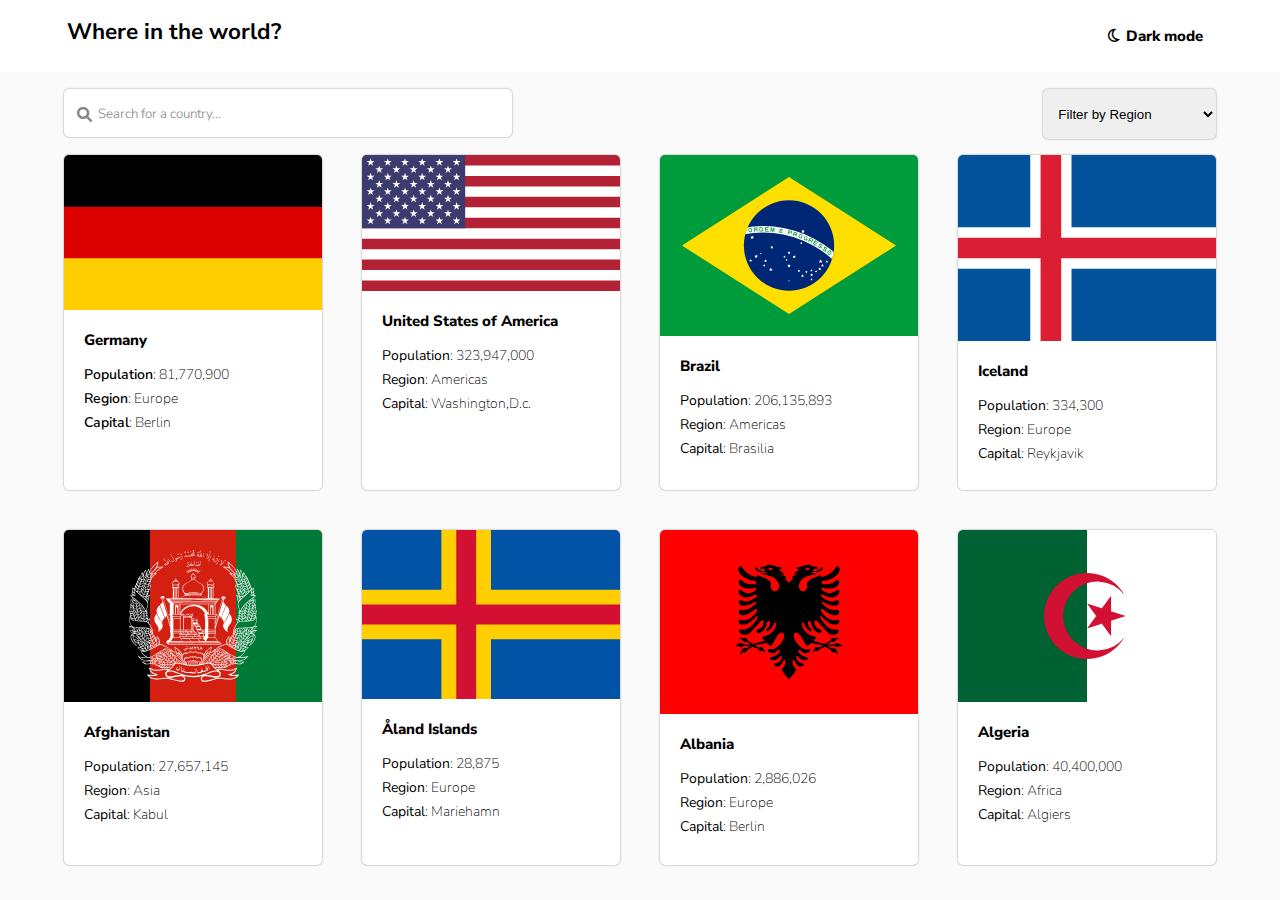
<file: index.html>
<!DOCTYPE html>
<html lang="en">

<head>
    <meta charset="UTF-8">
    <meta name="viewport" content="width=device-width, initial-scale=1.0">
    <link rel="stylesheet" href="css/style.css">
    <!-- font -->
    <link rel="preconnect" href="https://fonts.googleapis.com">
    <link rel="preconnect" href="https://fonts.gstatic.com" crossorigin>
    <link href="https://fonts.googleapis.com/css2?family=Nunito+Sans:opsz,wght@6..12,300&display=swap" rel="stylesheet">
    <!-- Font Awesome-->
    <link rel="stylesheet" href="css/all.min.css">
</head>

<body>
    <header>
        <nav>
            <h2 >Where in the world?</h2>
            <input type="checkbox" id="dark-mode-toggle" class="hidden-checkbox">
            <label for="dark-mode-toggle" class="mode-button">
                <i class="fa-regular fa-moon"></i> Dark mode
            </label>
        </nav>
    </header>
    <div class="fillter">

        <div class="input-container">
            <i class="fa-solid fa-magnifying-glass" style="color: #858585;"></i>
            <input placeholder="&nbsp&nbsp Search for a country..." />
        </div>
        <select name="Filter by Region" class="selecter">

            <option disabled selected hidden>&nbsp&nbsp Filter by Region </option>
            <option>&nbsp&nbsp Africa</option>
            <option>&nbsp&nbsp America</option>
            <option>&nbsp&nbsp Asia</option>
            <option>&nbsp&nbsp Europe</option>
            <option>&nbsp&nbsp Oceania</option>



        </select>
    </div>

    <div class="container">
        <div class="item">
            <a href="germany.html">
                <div>
                    <img src="img/de.svg">
                </div>
          
            <p class="content">
                Germany
            </p>
            <ul>
                <li><span class="detail">Population</span>: 81,770,900 </li>
                <li><span class="detail">Region</span>: Europe</li>
                <li><span class="detail">Capital</span>: Berlin</li>

            </ul>
  </a>
        </div>
        <div class="item">
            <a href="usa.html">
                <div>
                    <img src="img/us.svg">
                </div>
            <p class="content">
                United States of America
            </p>
            <ul>
                <li><b>Population</b>: 323,947,000 </li>
                <li><b>Region</b>: Americas</li>
                <li><b>Capital</b>: Washington,D.c.</li>

            </ul>
        </a>

        </div>

        <div class="item">
            <a href="barazil.html">
                <div>
                    <img src="img/br.svg">
                </div>
            <p class="content">
                Brazil
            </p>
            <ul>
                <li><b>Population</b>: 206,135,893 </li>
                <li><b>Region</b>: Americas</li>
                <li><b>Capital</b>: Brasilia</li>

            </ul>
        </a>

        </div>
        <div class="item">
            <a href="icland.html">
                <div>
                    <img src="img/is.svg">
                </div>
            <p class="content">
                Iceland
            </p>
            <ul>
                <li><b>Population</b>: 334,300 </li>
                <li><b>Region</b>: Europe</li>
                <li><b>Capital</b>: Reykjavik</li>

            </ul>
        </a>

        </div>
        <div class="item">
            <a href="Afghanistan.html">
                <div>
                    <img src="img/af.svg">
                </div>
            <p class="content">
                Afghanistan
            </p>
            <ul>
                <li><b>Population</b>: 27,657,145 </li>
                <li><b>Region</b>: Asia</li>
                <li><b>Capital</b>: Kabul</li>

            </ul>
        </a>

        </div>
        <div class="item">
            <a href="Åland Islands.html">
                <div>
                    <img src="img/ax.svg">
                </div>
            <p class="content">
                Åland Islands
            </p>
            <ul>
                <li><b>Population</b>: 28,875 </li>
                <li><b>Region</b>: Europe</li>
                <li><b>Capital</b>: Mariehamn</li>

            </ul>
        </a>

        </div>
        <div class="item">
            <a href="albania.html">
                <div>
                    <img src="img/al.svg">
                </div>
            <p class="content">
                Albania
            </p>
            <ul>
                <li><b>Population</b>: 2,886,026 </li>
                <li><b>Region</b>: Europe</li>
                <li><b>Capital</b>: Berlin</li>

            </ul>
        </a>

        </div>
        <div class="item">
            <a href="Algeria.html">
                <div>
                    <img src="img/dz.svg">
                </div>
            <p class="content">
                Algeria
            </p>
            <ul>
                <li><b>Population</b>: 40,400,000 </li>
                <li><b>Region</b>: Africa</li>
                <li><b>Capital</b>: Algiers</li>

            </ul>
        </a>

        </div>
    </div>
</body>

</html>
</file>
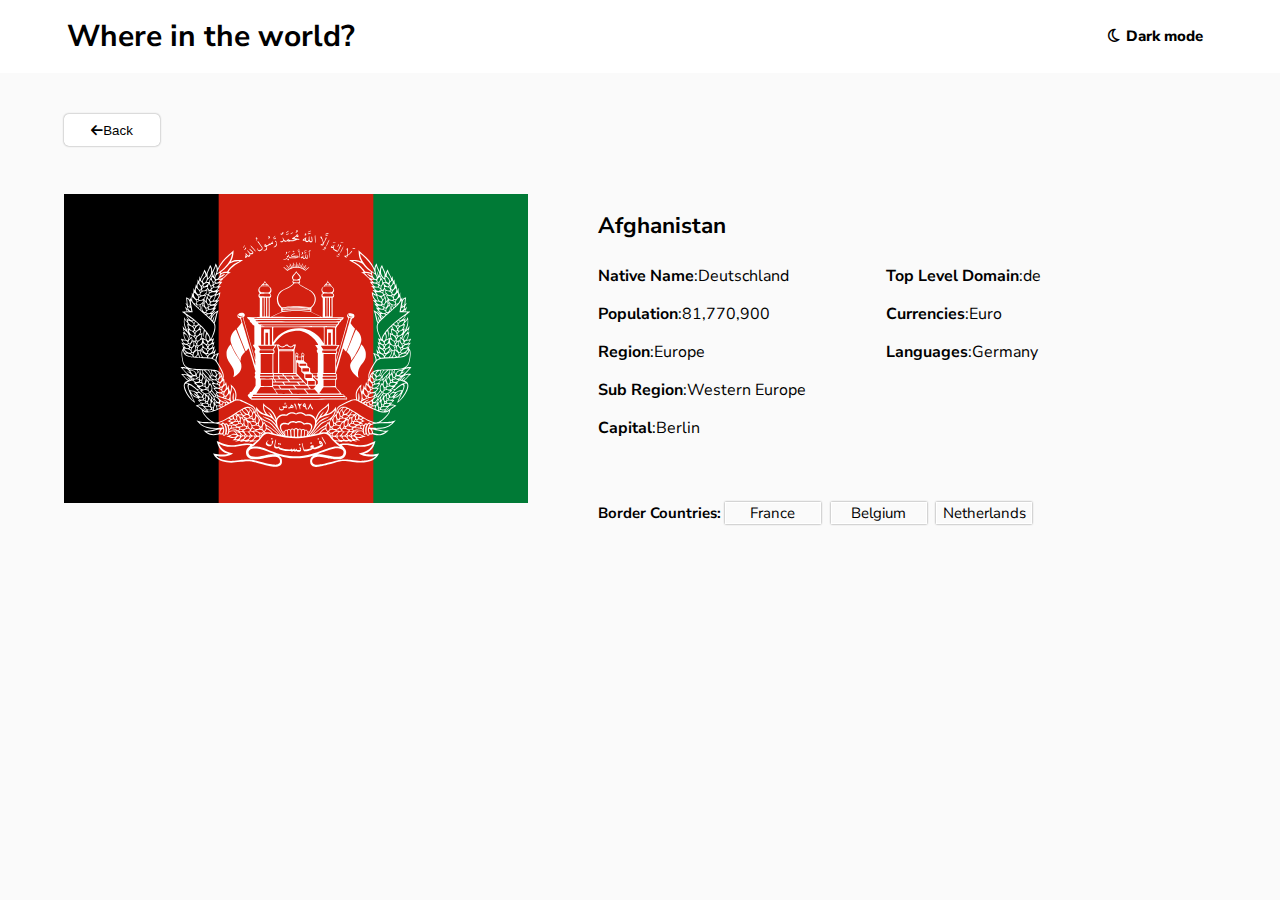
<file: Afghanistan.html>
<!DOCTYPE html>
<html lang="en">

<head>
    <meta charset="UTF-8">
    <meta name="viewport" content="width=device-width, initial-scale=1.0">
    <link rel="stylesheet" href="css/country.css">
    <!-- font -->
    <link rel="preconnect" href="https://fonts.googleapis.com">
    <link rel="preconnect" href="https://fonts.gstatic.com" crossorigin>
    <link href="https://fonts.googleapis.com/css2?family=Nunito+Sans:opsz,wght@6..12,300&display=swap" rel="stylesheet">
    <!-- Font Awesome-->
    <link rel="stylesheet" href="css/all.min.css">
</head>

<body>
    <header>
        <nav>
            <h1>Where in the world?</h1>
            <input type="checkbox" id="dark-mode-toggle" class="hidden-checkbox">
            <label for="dark-mode-toggle" class="mode-button">
                <i class="fa-regular fa-moon"></i> Dark mode
            </label>
        </nav>
    </header>
    <div class="container">
        <div class="item item--1">
            <a href="index.html">
                <button class="back-button"><i class="fa-solid fa-arrow-left" style="color: #000000;"></i>Back</button>
            </a>
            <img src="img/af.svg">
        </div>
        <div class="item item--2">
            <h2>Afghanistan</h2>
            <div class="lists">
                <ul class="first-list">
                    <li><b>Native Name</b>:Deutschland </li>
                    <li><b>Population</b>:81,770,900</li>
                    <li><b>Region</b>:Europe</li>
                    <li><b>Sub Region</b>:Western Europe</li>
                    <li><b>Capital</b>:Berlin</li>
                </ul>

                <ul class="second-list">
                    <li><b>Top Level Domain</b>:de</li>
                    <li><b>Currencies</b>:Euro</li>
                    <li><b>Languages</b>:Germany </li>
                </ul>
            </div>
                <div id="border"><b>Border Countries:</b></div>
<span class="border">France </span>
<span class="border">Belgium</span>
<span class="border">Netherlands</span>
          
        </div>
    </div>
    <!-- <b>Border Countries</b> : France Belgium Netherlands   -->

</body>

</html>
</file>
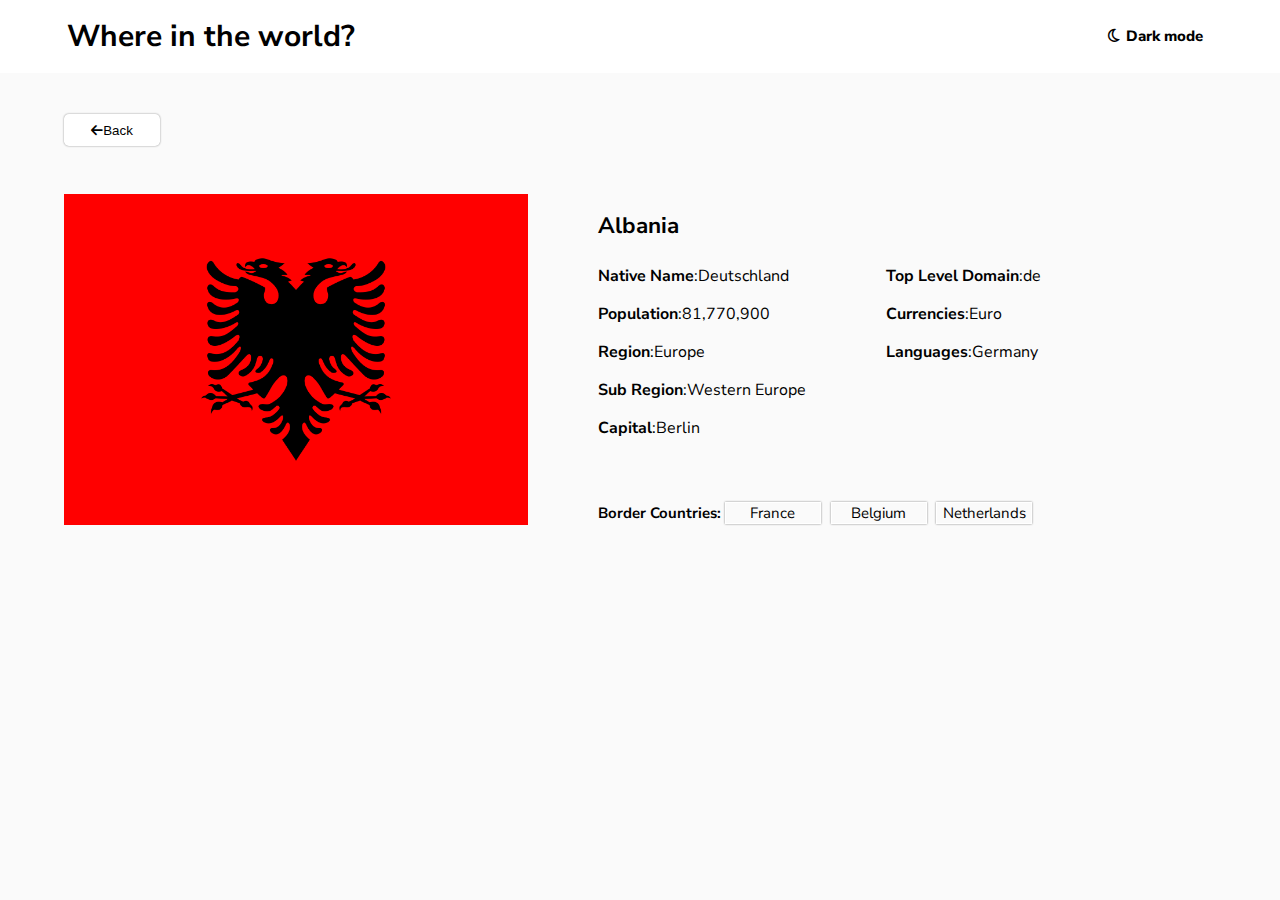
<file: albania.html>
<!DOCTYPE html>
<html lang="en">

<head>
    <meta charset="UTF-8">
    <meta name="viewport" content="width=device-width, initial-scale=1.0">
    <link rel="stylesheet" href="css/country.css">
    <!-- font -->
    <link rel="preconnect" href="https://fonts.googleapis.com">
    <link rel="preconnect" href="https://fonts.gstatic.com" crossorigin>
    <link href="https://fonts.googleapis.com/css2?family=Nunito+Sans:opsz,wght@6..12,300&display=swap" rel="stylesheet">
    <!-- Font Awesome-->
    <link rel="stylesheet" href="css/all.min.css">
</head>

<body>
    <header>
        <nav>
            <h1>Where in the world?</h1>
            <input type="checkbox" id="dark-mode-toggle" class="hidden-checkbox">
            <label for="dark-mode-toggle" class="mode-button">
                <i class="fa-regular fa-moon"></i> Dark mode
            </label>
        </nav>
    </header>
    <div class="container">
        <div class="item item--1">
            <a href="index.html">
                <button class="back-button"><i class="fa-solid fa-arrow-left" style="color: #000000;"></i>Back</button>
            </a>
            <img src="img/al.png">
        </div>
        <div class="item item--2">
            <h2>Albania</h2>
            <div class="lists">
                <ul class="first-list">
                    <li><b>Native Name</b>:Deutschland </li>
                    <li><b>Population</b>:81,770,900</li>
                    <li><b>Region</b>:Europe</li>
                    <li><b>Sub Region</b>:Western Europe</li>
                    <li><b>Capital</b>:Berlin</li>
                </ul>

                <ul class="second-list">
                    <li><b>Top Level Domain</b>:de</li>
                    <li><b>Currencies</b>:Euro</li>
                    <li><b>Languages</b>:Germany </li>
                </ul>
            </div>
                <div id="border"><b>Border Countries:</b></div>
<span class="border">France </span>
<span class="border">Belgium</span>
<span class="border">Netherlands</span>
            </div>
        </div>
    <!-- <b>Border Countries</b> : France Belgium Netherlands   -->

</body>

</html>
</file>
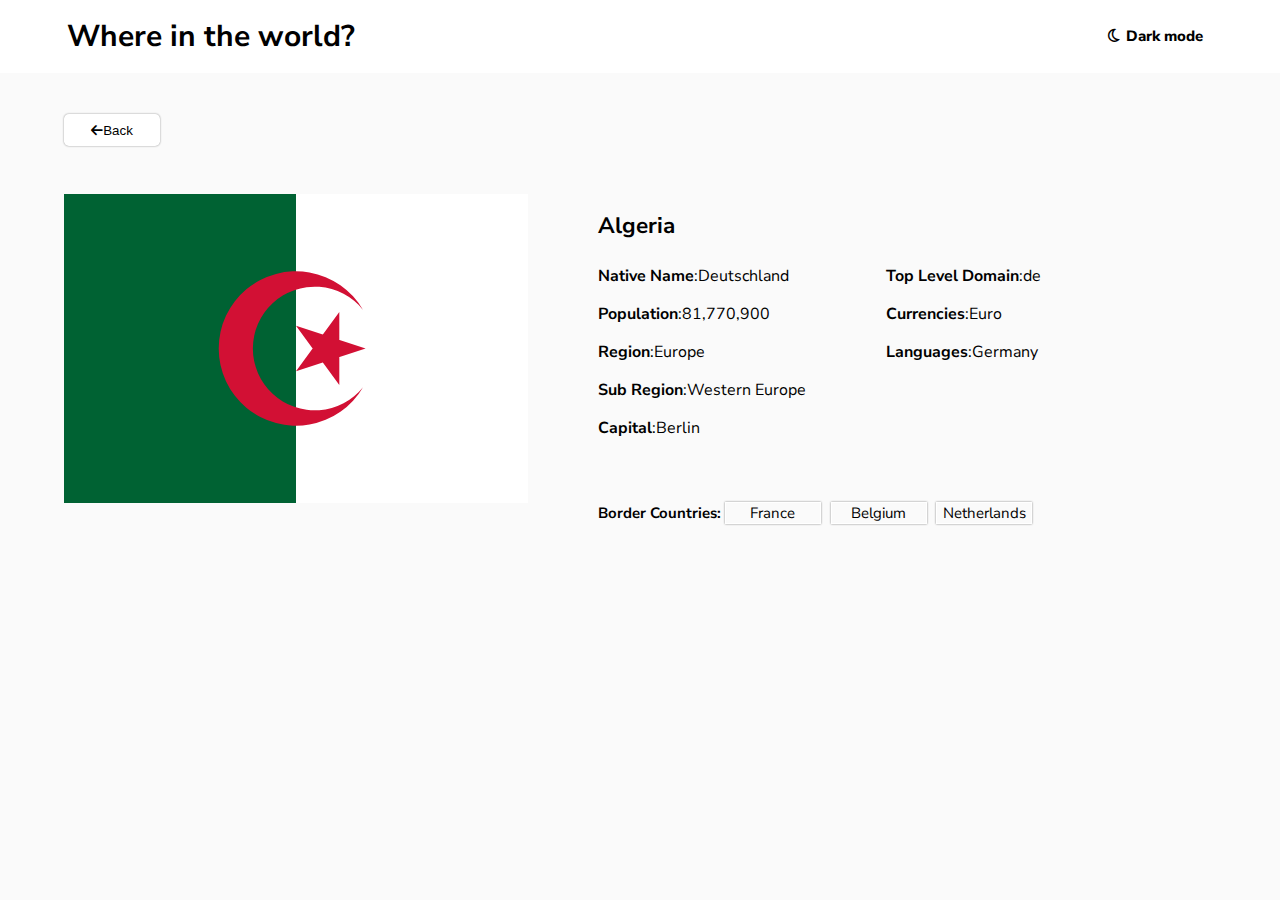
<file: Algeria.html>
<!DOCTYPE html>
<html lang="en">

<head>
    <meta charset="UTF-8">
    <meta name="viewport" content="width=device-width, initial-scale=1.0">
    <link rel="stylesheet" href="css/country.css">
    <!-- font -->
    <link rel="preconnect" href="https://fonts.googleapis.com">
    <link rel="preconnect" href="https://fonts.gstatic.com" crossorigin>
    <link href="https://fonts.googleapis.com/css2?family=Nunito+Sans:opsz,wght@6..12,300&display=swap" rel="stylesheet">
    <!-- Font Awesome-->
    <link rel="stylesheet" href="css/all.min.css">
</head>

<body>
    <header>
        <nav>
            <h1>Where in the world?</h1>
            <input type="checkbox" id="dark-mode-toggle" class="hidden-checkbox">
            <label for="dark-mode-toggle" class="mode-button">
                <i class="fa-regular fa-moon"></i> Dark mode
            </label>
        </nav>
    </header>
    <div class="container">
        <div class="item item--1">
            <a href="index.html">
                <button class="back-button"><i class="fa-solid fa-arrow-left" style="color: #000000;"></i>Back</button>
            </a>
            <img src="img/dz.svg">
        </div>
        <div class="item item--2">
            <h2>Algeria</h2>
            <div class="lists">
                <ul class="first-list">
                    <li><b>Native Name</b>:Deutschland </li>
                    <li><b>Population</b>:81,770,900</li>
                    <li><b>Region</b>:Europe</li>
                    <li><b>Sub Region</b>:Western Europe</li>
                    <li><b>Capital</b>:Berlin</li>
                </ul>

                <ul class="second-list">
                    <li><b>Top Level Domain</b>:de</li>
                    <li><b>Currencies</b>:Euro</li>
                    <li><b>Languages</b>:Germany </li>
                </ul>
            </div>
                <div id="border"><b>Border Countries:</b></div>
<span class="border">France </span>
<span class="border">Belgium</span>
<span class="border">Netherlands</span>
            </div>
        </div>
    <!-- <b>Border Countries</b> : France Belgium Netherlands   -->

</body>

</html>
</file>
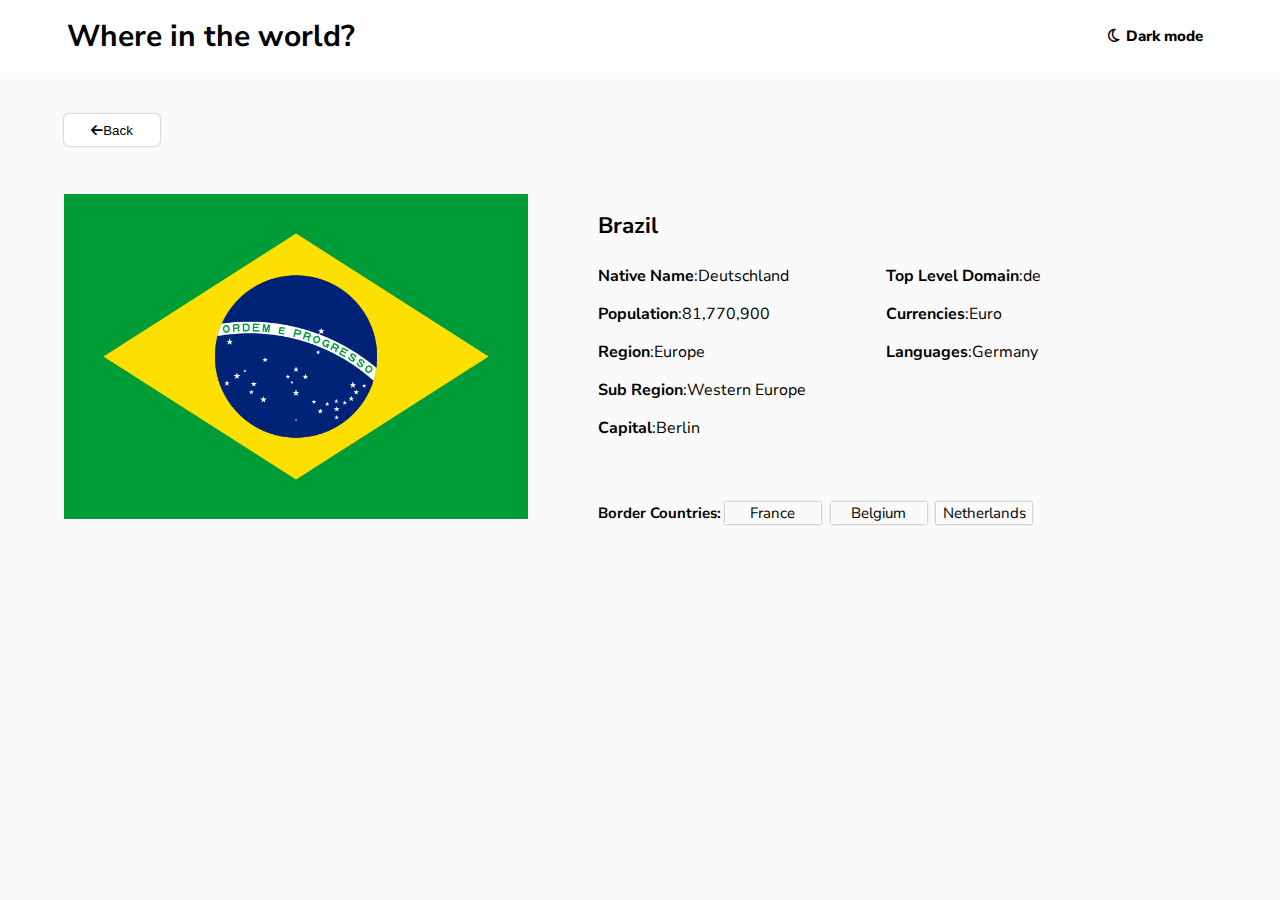
<file: barazil.html>
<!DOCTYPE html>
<html lang="en">

<head>
    <meta charset="UTF-8">
    <meta name="viewport" content="width=device-width, initial-scale=1.0">
    <link rel="stylesheet" href="css/country.css">
    <!-- font -->
    <link rel="preconnect" href="https://fonts.googleapis.com">
    <link rel="preconnect" href="https://fonts.gstatic.com" crossorigin>
    <link href="https://fonts.googleapis.com/css2?family=Nunito+Sans:opsz,wght@6..12,300&display=swap" rel="stylesheet">
    <!-- Font Awesome-->
    <link rel="stylesheet" href="css/all.min.css">
</head>

<body>
    <header>
        <nav>
            <h1>Where in the world?</h1>
            <input type="checkbox" id="dark-mode-toggle" class="hidden-checkbox">
            <label for="dark-mode-toggle" class="mode-button">
                <i class="fa-regular fa-moon"></i> Dark mode
            </label>
        </nav>
    </header>
    <div class="container">
        <div class="item item--1">
            <a href="index.html">
                <button class="back-button"><i class="fa-solid fa-arrow-left" style="color: #000000;"></i>Back</button>
            </a>
            <img src="img/br.png">
        </div>
        <div class="item item--2">
            <h2>Brazil</h2>
            <div class="lists">
                <ul class="first-list">
                    <li><b>Native Name</b>:Deutschland </li>
                    <li><b>Population</b>:81,770,900</li>
                    <li><b>Region</b>:Europe</li>
                    <li><b>Sub Region</b>:Western Europe</li>
                    <li><b>Capital</b>:Berlin</li>
                </ul>

                <ul class="second-list">
                    <li><b>Top Level Domain</b>:de</li>
                    <li><b>Currencies</b>:Euro</li>
                    <li><b>Languages</b>:Germany </li>
                </ul>
            </div>
                <div id="border"><b>Border Countries:</b></div>
<span class="border">France </span>
<span class="border">Belgium</span>
<span class="border">Netherlands</span>
            </div>
        </div>
    <!-- <b>Border Countries</b> : France Belgium Netherlands   -->

</body>

</html>
</file>
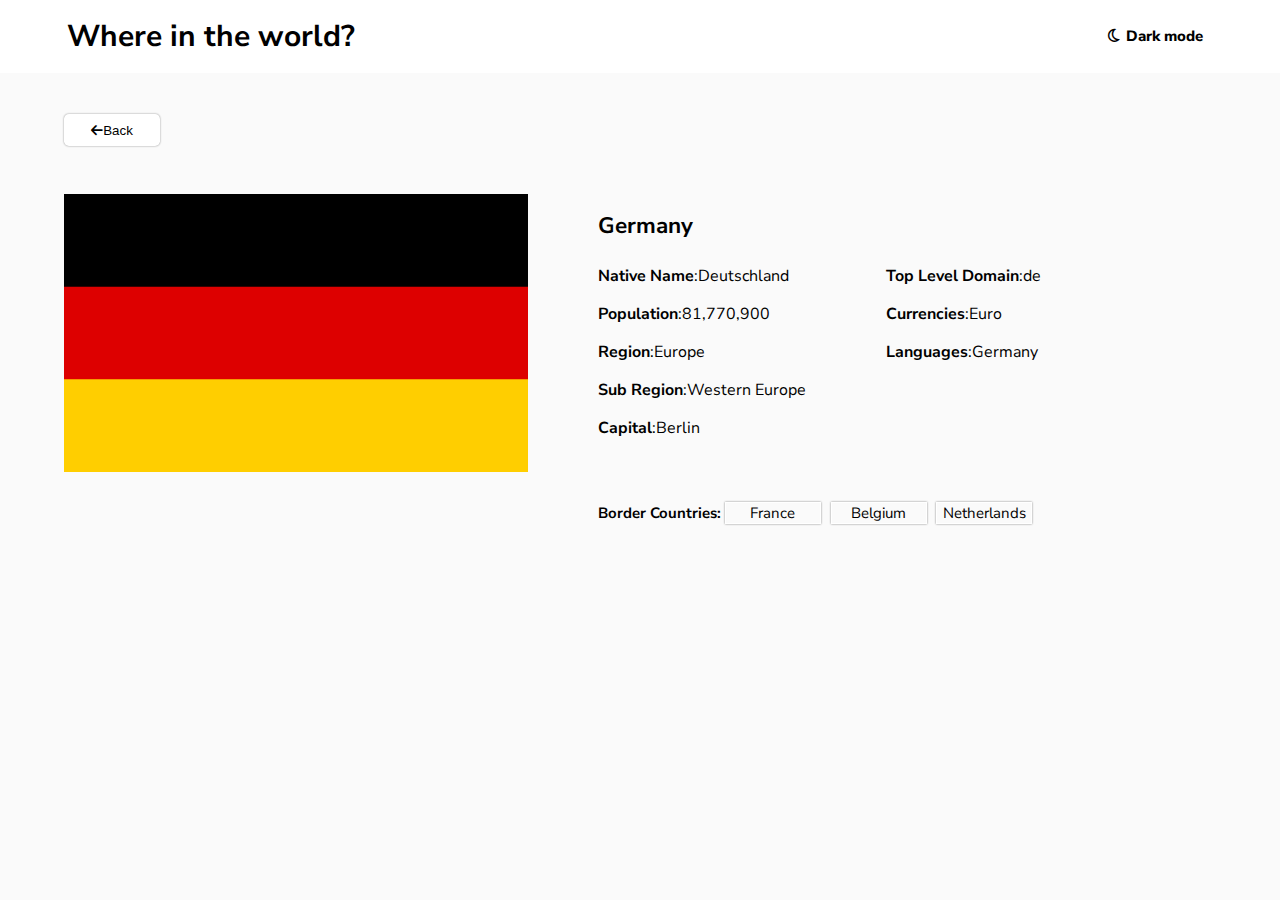
<file: germany.html>
<!DOCTYPE html>
<html lang="en">

<head>
    <meta charset="UTF-8">
    <meta name="viewport" content="width=device-width, initial-scale=1.0">
    <link rel="stylesheet" href="css/country.css">
    <!-- font -->
    <link rel="preconnect" href="https://fonts.googleapis.com">
    <link rel="preconnect" href="https://fonts.gstatic.com" crossorigin>
    <link href="https://fonts.googleapis.com/css2?family=Nunito+Sans:opsz,wght@6..12,300&display=swap" rel="stylesheet">
    <!-- Font Awesome-->
    <link rel="stylesheet" href="css/all.min.css">
</head>

<body>
    <header>
        <nav>
            <h1>Where in the world?</h1>
            <input type="checkbox" id="dark-mode-toggle" class="hidden-checkbox">
            <label for="dark-mode-toggle" class="mode-button">
                <i class="fa-regular fa-moon"></i> Dark mode
            </label>
        </nav>
    </header>
    <div class="container">
        <div class="item item--1">
            <a href="index.html">
                <button class="back-button"><i class="fa-solid fa-arrow-left" style="color: #000000;"></i>Back</button>
            </a>
            <img src="img/de.svg">
        </div>
        <div class="item item--2">
            <h2>Germany</h2>
            <div class="lists">
                <ul class="first-list">
                    <li><b>Native Name</b>:Deutschland </li>
                    <li><b>Population</b>:81,770,900</li>
                    <li><b>Region</b>:Europe</li>
                    <li><b>Sub Region</b>:Western Europe</li>
                    <li><b>Capital</b>:Berlin</li>
                </ul>

                <ul class="second-list">
                    <li><b>Top Level Domain</b>:de</li>
                    <li><b>Currencies</b>:Euro</li>
                    <li><b>Languages</b>:Germany </li>
                </ul>
            </div>
<div id="border"><b>Border Countries:</b></div>
<span class="border">France </span>
<span class="border">Belgium</span>
<span class="border">Netherlands</span>
        </div>
    </div>
    <!-- <b>Border Countries</b> : France Belgium Netherlands   -->

</body>

</html>
</file>
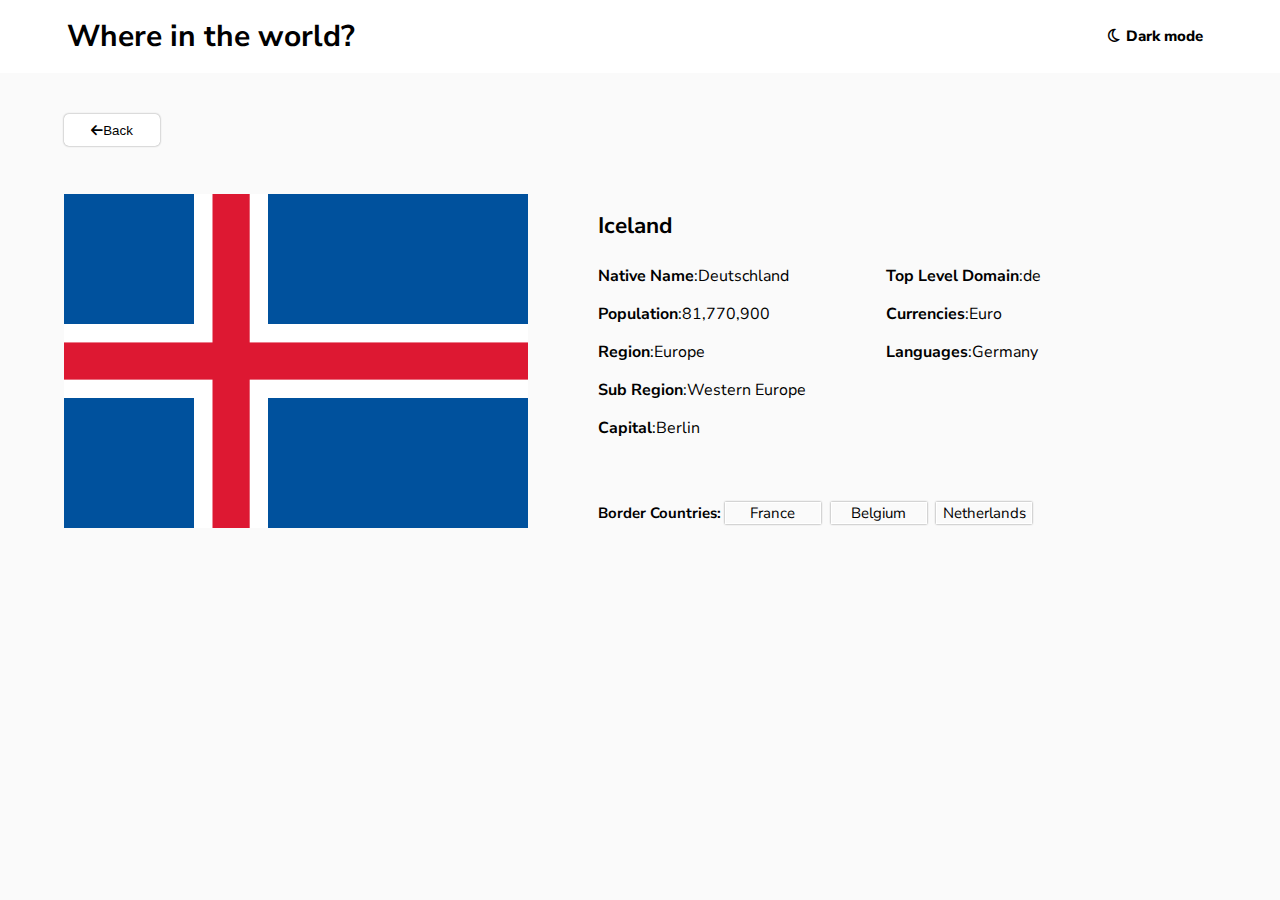
<file: icland.html>
<!DOCTYPE html>
<html lang="en">

<head>
    <meta charset="UTF-8">
    <meta name="viewport" content="width=device-width, initial-scale=1.0">
    <link rel="stylesheet" href="css/country.css">
    <!-- font -->
    <link rel="preconnect" href="https://fonts.googleapis.com">
    <link rel="preconnect" href="https://fonts.gstatic.com" crossorigin>
    <link href="https://fonts.googleapis.com/css2?family=Nunito+Sans:opsz,wght@6..12,300&display=swap" rel="stylesheet">
    <!-- Font Awesome-->
    <link rel="stylesheet" href="css/all.min.css">
</head>

<body>
    <header>
        <nav>
            <h1>Where in the world?</h1>
            <input type="checkbox" id="dark-mode-toggle" class="hidden-checkbox">
            <label for="dark-mode-toggle" class="mode-button">
                <i class="fa-regular fa-moon"></i> Dark mode
            </label>
        </nav>
    </header>
    <div class="container">
        <div class="item item--1">
            <a href="index.html">
                <button class="back-button"><i class="fa-solid fa-arrow-left" style="color: #000000;"></i>Back</button>
            </a>
            <img src="img/is.png">
        </div>
        <div class="item item--2">
            <h2>Iceland</h2>
            <div class="lists">
                <ul class="first-list">
                    <li><b>Native Name</b>:Deutschland </li>
                    <li><b>Population</b>:81,770,900</li>
                    <li><b>Region</b>:Europe</li>
                    <li><b>Sub Region</b>:Western Europe</li>
                    <li><b>Capital</b>:Berlin</li>
                </ul>

                <ul class="second-list">
                    <li><b>Top Level Domain</b>:de</li>
                    <li><b>Currencies</b>:Euro</li>
                    <li><b>Languages</b>:Germany </li>
                </ul>
            </div>
                <div id="border"><b>Border Countries:</b></div>
<span class="border">France </span>
<span class="border">Belgium</span>
<span class="border">Netherlands</span>
            </div>
        </div>
    <!-- <b>Border Countries</b> : France Belgium Netherlands   -->

</body>

</html>
</file>
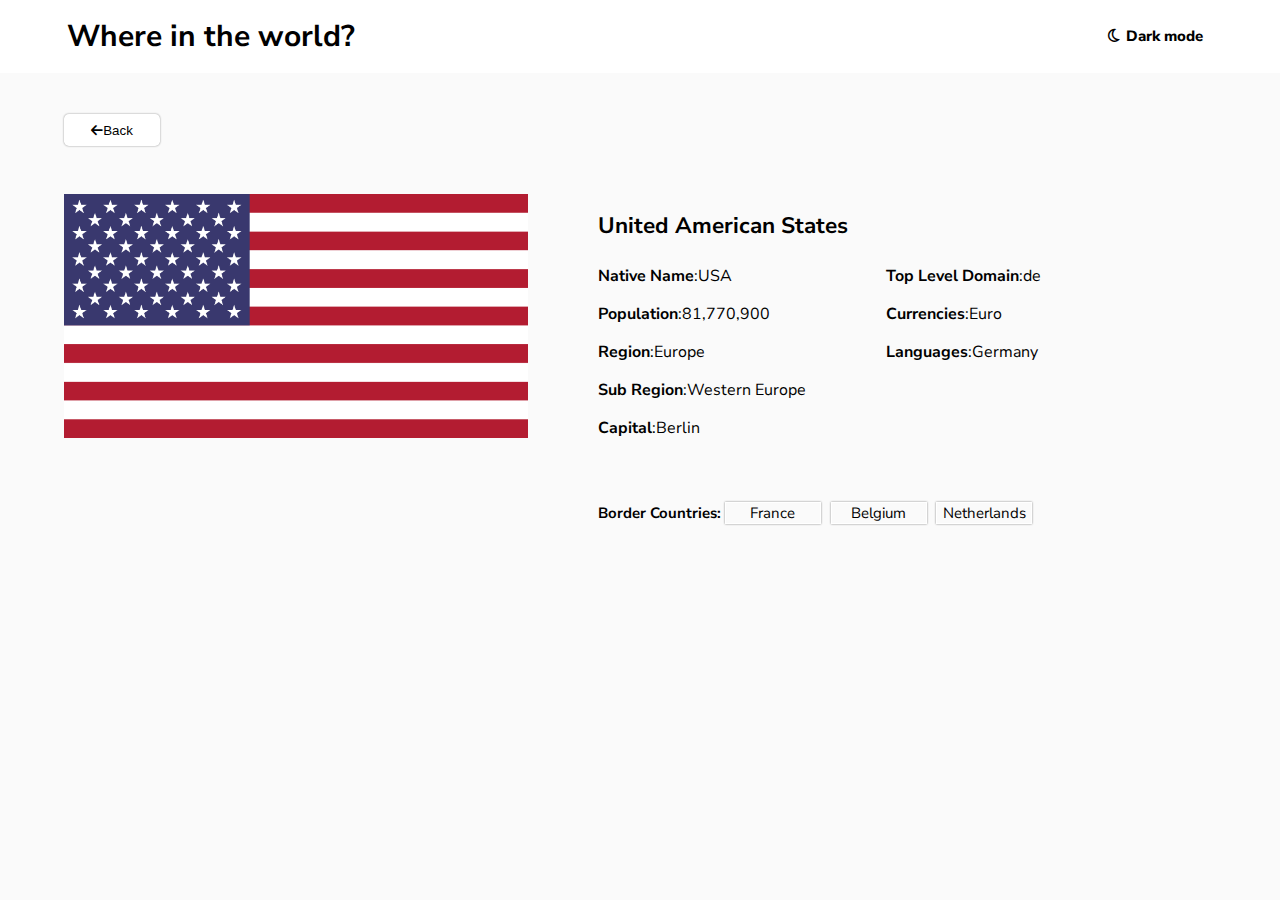
<file: usa.html>
<!DOCTYPE html>
<html lang="en">

<head>
    <meta charset="UTF-8">
    <meta name="viewport" content="width=device-width, initial-scale=1.0">
    <link rel="stylesheet" href="css/country.css">
    <!-- font -->
    <link rel="preconnect" href="https://fonts.googleapis.com">
    <link rel="preconnect" href="https://fonts.gstatic.com" crossorigin>
    <link href="https://fonts.googleapis.com/css2?family=Nunito+Sans:opsz,wght@6..12,300&display=swap" rel="stylesheet">
    <!-- Font Awesome-->
    <link rel="stylesheet" href="css/all.min.css">
</head>

<body>
    <header>
        <nav>
            <h1>Where in the world?</h1>
            <input type="checkbox" id="dark-mode-toggle" class="hidden-checkbox">
            <label for="dark-mode-toggle" class="mode-button">
                <i class="fa-regular fa-moon"></i> Dark mode
            </label>
        </nav>
    </header>
    <div class="container">
        <div class="item item--1">
            <a href="index.html">
                <button class="back-button" href="index.html"><i class="fa-solid fa-arrow-left" style="color: #000000;"></i>Back</button>
            </a>
            <img src="img/us.png">
        </div>
        <div class="item item--2">
            <h2>United American States</h2>
            <div class="lists">
                <ul class="first-list">
                    <li><b>Native Name</b>:USA </li>
                    <li><b>Population</b>:81,770,900</li>
                    <li><b>Region</b>:Europe</li>
                    <li><b>Sub Region</b>:Western Europe</li>
                    <li><b>Capital</b>:Berlin</li>
                </ul>

                <ul class="second-list">
                    <li><b>Top Level Domain</b>:de</li>
                    <li><b>Currencies</b>:Euro</li>
                    <li><b>Languages</b>:Germany </li>
                </ul>
                
            </div>
            <div id="border"><b>Border Countries:</b></div>
<span class="border">France </span>
<span class="border">Belgium</span>
<span class="border">Netherlands</span>
        </div>
    </div>

    <!-- <b>Border Countries</b> : France Belgium Netherlands   -->

</body>

</html>
</file>
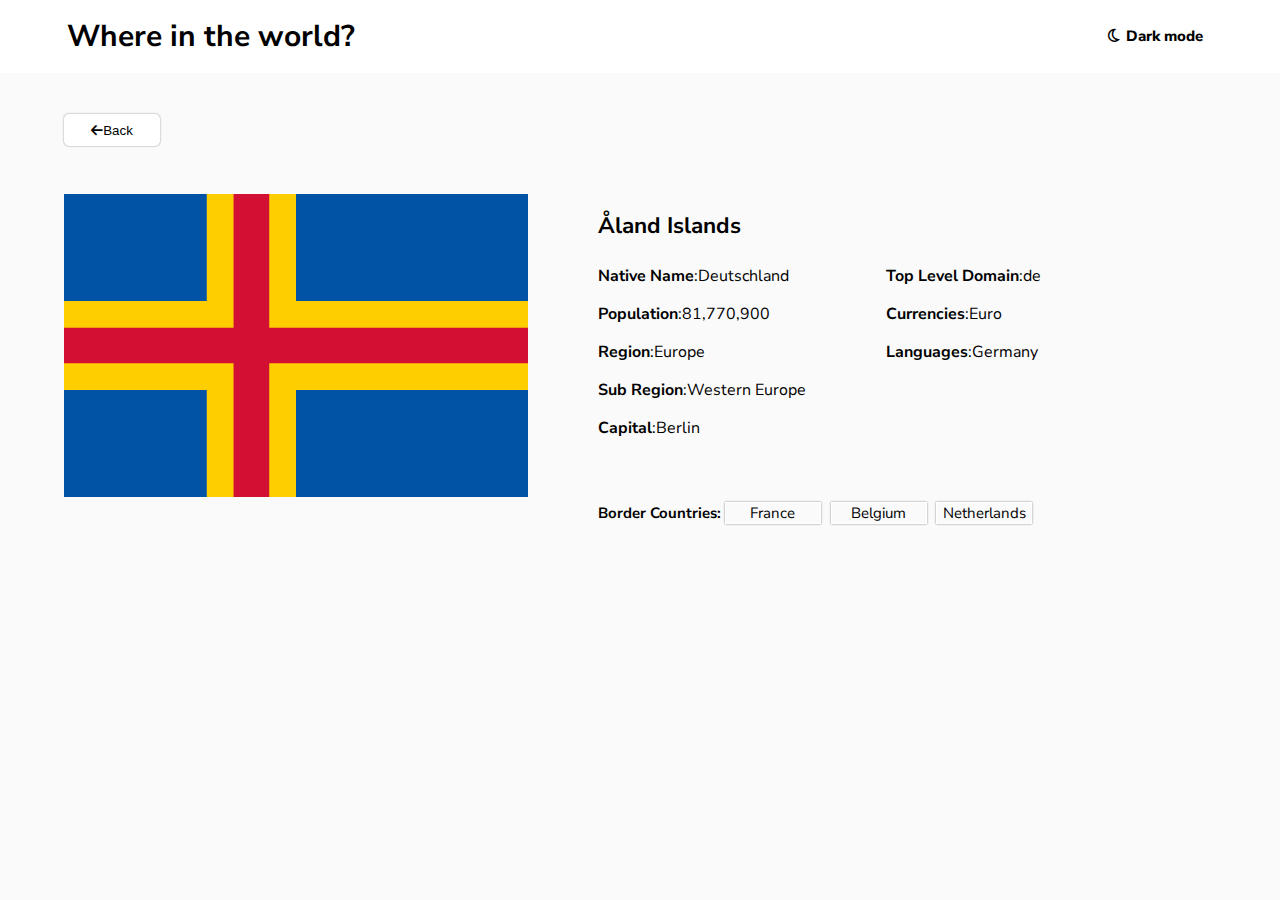
<file: Åland Islands.html>
<!DOCTYPE html>
<html lang="en">

<head>
    <meta charset="UTF-8">
    <meta name="viewport" content="width=device-width, initial-scale=1.0">
    <link rel="stylesheet" href="css/country.css">
    <!-- font -->
    <link rel="preconnect" href="https://fonts.googleapis.com">
    <link rel="preconnect" href="https://fonts.gstatic.com" crossorigin>
    <link href="https://fonts.googleapis.com/css2?family=Nunito+Sans:opsz,wght@6..12,300&display=swap" rel="stylesheet">
    <!-- Font Awesome-->
    <link rel="stylesheet" href="css/all.min.css">
</head>

<body>
    <header>
        <nav>
            <h1>Where in the world?</h1>
            <input type="checkbox" id="dark-mode-toggle" class="hidden-checkbox">
            <label for="dark-mode-toggle" class="mode-button">
                <i class="fa-regular fa-moon"></i> Dark mode
            </label>
        </nav>
    </header>
    <div class="container">
        <div class="item item--1">
            <a href="index.html">
                <button class="back-button"><i class="fa-solid fa-arrow-left" style="color: #000000;"></i>Back</button>
            </a>
            <img src="img/ax.svg">
        </div>
        <div class="item item--2">
            <h2>Åland Islands</h2>
            <div class="lists">
                <ul class="first-list">
                    <li><b>Native Name</b>:Deutschland </li>
                    <li><b>Population</b>:81,770,900</li>
                    <li><b>Region</b>:Europe</li>
                    <li><b>Sub Region</b>:Western Europe</li>
                    <li><b>Capital</b>:Berlin</li>
                </ul>

                <ul class="second-list">
                    <li><b>Top Level Domain</b>:de</li>
                    <li><b>Currencies</b>:Euro</li>
                    <li><b>Languages</b>:Germany </li>
                </ul>
            </div>
                <div id="border"><b>Border Countries:</b></div>
<span class="border">France </span>
<span class="border">Belgium</span>
<span class="border">Netherlands</span>
            </div>
        </div>

</body>

</html>
</file>
<file: css/style.css>
* {

    box-sizing: border-box;
    margin: 0px;
    padding: 0px;
}

body {
    background-color: #fafafa;
    font-size: 15px;
    font-family: sans-serif;
    height: 100vh;
}

nav {
    border-bottom: 1px solid #fafafa;
    padding: 1rem 4.2rem;
    display: flex;
    justify-content: space-between;
    background-color: #ffffff;
    font-family: 'Nunito Sans', sans-serif;
    font-weight: 800;
}
.title{
    font-size: ;
}

.fillter,.container {
    width: 90%;
    margin: auto;
}

.fillter {
    padding: 1rem 0px;
    display: flex;
    justify-content: space-between;
}

.mode-button {
    border: none;
    background: none;
    padding: 0;
    cursor: pointer;
    font-family: 'Nunito Sans', sans-serif;

}

.mode-button {
    cursor: pointer;
    display: inline-block;
    padding: 10px;
    background-color: #ffffff;
    color: #000000;
    border: none;
    border-radius: 5px;
}

.hidden-checkbox {
    display: none;
}

.hidden-checkbox:checked+.mode-button {
    background-color: #000000;
    color: #ffffff;


}

.hidden-checkbox:checked+.mode-button i {
    color: #ffffff;

}

.hidden-checkbox:checked+body {
    background-color: #000000;
    color: #ffffff;
}


input {
    width: 28rem;
    height: 3rem;
    border: none !important;
    border-radius: 5px;
    box-shadow: 0px 0px 2px #858585;
}

select {
    width: 15%;
    height: 50px;
    border: none !important;
    border-radius: 5px;
    box-shadow: 0px 0px 2px #858585;
    justify-content: center;
}

::-webkit-input-placeholder {
    color: #858585;
    font-family: 'Nunito Sans', sans-serif;
    font-weight: 300;
}

.input-container {
    position: relative;
    display: inline-block;
}

.input-container i {
    position: absolute;
    left: 13px;
    top: 50%;
    transform: translateY(-50%);
    color: #000000;
}

.input-container input {
    padding-left: 25px;
}

.container {
    background-color: #fafafa;
    display: grid;
    grid-template-rows: repeat(2, 335px);
    grid-template-columns: repeat(4, 1fr);
    grid-gap: 40px;
}

.item {
    border-radius: 5px;
    background-color: #ffffff;
    font-family: 'Nunito Sans', sans-serif;
    box-shadow: 0px 0px 2px #858585;

}

img {
    border-radius: 5px 5px 0px 0px;
    width: 100%;
    height: auto;
}

ul {
    font-size: 14px;
    list-style-type: none;
    font-family: 'Nunito Sans', sans-serif;
    font-weight: 200;
    padding-left: 20px;

}

li {
    padding-bottom: 5px;
}

.content {
    padding-left: 20px;
    padding-top: 15px;
    padding-bottom: 15px;
    font-weight: 800 !important;
}

.detail {
    font-family: 'Nunito Sans', sans-serif;
    font-weight: 600;
}
a{
    text-decoration: none;
    color:#000000;
}

@media screen and (max-width: 375px) {
    body {
        font-size: 14px;
    }

    h2 {
        font-size: 16px;
        margin-left: -47px;
        margin-top: 10px;
    }

    .container {
        grid-template-columns: repeat(1, 335px);
        grid-gap: 20px;
        margin-left: 20px;
    }

    .hidden-checkbox+.mode-button {
        margin-right: -49px;
    }

    .fillter {
        display: block;
    }

    input {
        width: 335px;
    }

    select {
        width: 50%;
        margin-top: 2.5rem;
    }

    .item {
        width: 100%;
    }

    img {
        border-radius: 5px;
    }

    svg {
        height: 40%;
    }
}
</file>
<file: css/country.css>
* {

    box-sizing: border-box;
    margin: 0px;
    padding: 0px;
}

body {
    background-color: #fafafa;
    font-size: 15px;
    font-family: sans-serif;
    height: 100vh;
}

nav {
    border-bottom: 1px solid #fafafa;
    padding: 1rem 4.2rem;
    display: flex;
    justify-content: space-between;
    background-color: #ffffff;
    font-family: 'Nunito Sans', sans-serif;
    font-weight: 800;
}

.container {
    background-color: #fafafa;
    display: grid;
    grid-template-rows: repeat(1, 522px);
    grid-template-columns: 1.5fr 2fr;

    grid-gap: 70px;
    width: 90%;
    margin: auto;
}



img {
    display: block;
    padding-top: 3rem;
    width: 100%;
}

h2 {
    padding-top: 8.5rem;
    font-family: 'Nunito Sans', sans-serif;

}

ul {
    padding-top: 1.5rem;
    list-style-type: none;
    font-family: 'Nunito Sans', sans-serif;
    font-size: 16px;

}

.lists {
    display: flex;
}

.second-list {
    padding-left: 5rem;
}

li {
    padding-bottom: 1rem;
}

.mode-button {
    border: none;
    background: none;
    padding: 0;
    cursor: pointer;
    font-family: 'Nunito Sans', sans-serif;

}

.mode-button {
    cursor: pointer;
    display: inline-block;
    padding: 10px;
    background-color: #ffffff;
    color: #000000;
    border: none;
    border-radius: 5px;
}

.hidden-checkbox {
    display: none;
}

.hidden-checkbox:checked+.mode-button {
    background-color: #000000;
    color: #ffffff;


}

.hidden-checkbox:checked+.mode-button i {
    color: #ffffff;

}

.hidden-checkbox:checked+body {
    background-color: #000000;
    color: #ffffff;
}

.back-button {
    border: none;
    box-shadow: 0px 0px 2px #858585;
    border-radius: .3rem;
    background: #ffffff;
    width: 6rem;
    height: 2rem;
    margin-top: 2.5rem;

}

.back-button:hover {
    cursor: pointer;
}
#border{
    font-family: 'Nunito Sans', sans-serif;
margin-top: 3rem;
display: inline-block;
}
.border{
    display: inline-block;
    width: 6rem;
    text-align: center;
    font-family: 'Nunito Sans', sans-serif;
    border: #ffffff 1px solid;
    box-shadow: 0px 0px 2px #858585;
    margin-right: .35rem;

}

@media screen and (max-width: 375px) {
    body {
        font-size: 14px;
    }

    h1 {
        font-size: 16px;
        margin-left: -47px;
        margin-top: 10px;
    }

    .container {
        grid-template-columns: repeat(1, 335px);
        grid-gap: 20px;
        margin-left: 20px;
        width: 50%;


    }

    .hidden-checkbox+.mode-button {
        margin-right: -49px;
    }

    .fillter {
        display: block;
    }

    input {
        width: 335px;
    }

    select {
        width: 50%;
        margin-top: 2.5rem;
    }

    .item {
        width: 100%;
    }

    img {
        border-radius: 5px;
    }
    .item--2{
        margin-top: -300px;
    }
    .lists{
        display: unset;
    }
    .second-list{
        padding: 18px 0px 0px 0px;
        
    }
    #border{
        display: block;
        margin-bottom: 1rem;
    }

}
</file>
